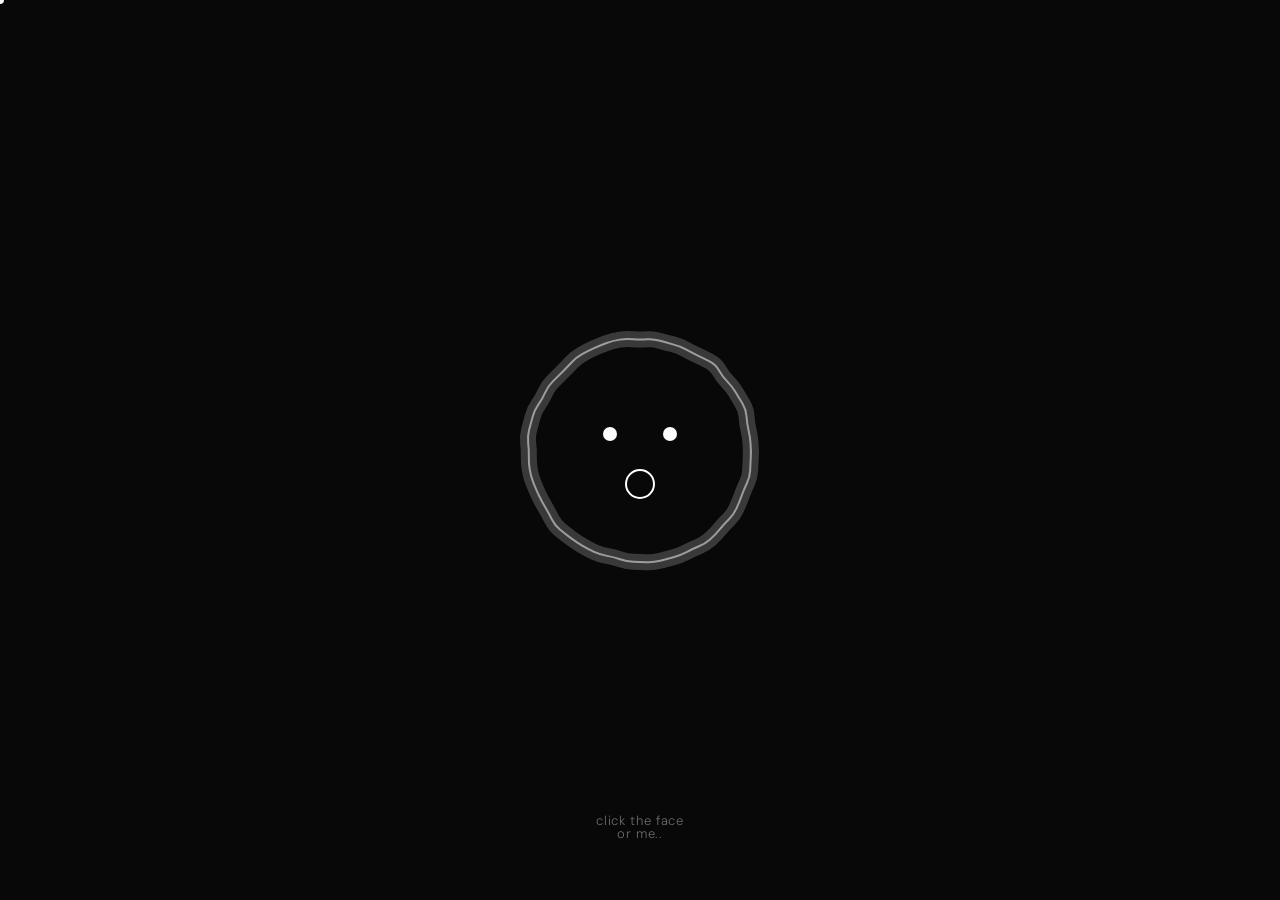
<file: index.html>
<!DOCTYPE html>
<html lang="en">
<head>
  <link rel="icon" type="image/png" href="images/logo.png">
  <meta charset="UTF-8" />
  <meta name="viewport" content="width=device-width, initial-scale=1.0"/>
  <title>rescisty</title>
  <link rel="preconnect" href="https://fonts.googleapis.com">
  <link href="https://fonts.googleapis.com/css2?family=DM+Sans:wght@300;400&display=swap" rel="stylesheet">
  <style>
    * { 
      margin: 0; 
      padding: 0; 
      box-sizing: border-box; 
      cursor: none !important; 
    }

    body {
      background: #080808;
      width: 100vw;
      height: 100vh;
      overflow: hidden;
      font-family: 'DM Sans', sans-serif;
      cursor: none !important;
    }

    #custom-cursor {
      position: fixed;
      width: 8px;
      height: 8px;
      background: white;
      border-radius: 50%;
      pointer-events: none;
      z-index: 9999;
      transform: translate(-50%, -50%);
      mix-blend-mode: difference;
      transition: transform 0.1s;
    }

    #custom-cursor.hovering {
      transform: translate(-50%, -50%) scale(2);
    }

    canvas {
      display: block;
      position: fixed;
      top: 0;
      left: 0;
    }

    #door-overlay {
      position: fixed;
      inset: 0;
      z-index: 1000;
      pointer-events: none;
      display: flex;
    }

    #door-left, #door-right {
      width: 50%;
      height: 100%;
      background: #080808;
      transition: transform 1.1s cubic-bezier(0.76, 0, 0.24, 1);
    }

    #door-overlay.open #door-left {
      transform: translateX(-100%);
    }

    #door-overlay.open #door-right {
      transform: translateX(100%);
    }

    #click-hint {
      position: fixed;
      bottom: 60px;
      left: 50%;
      transform: translateX(-50%);
      background: none;
      border: none;
      color: rgba(255, 255, 255, 0.4);
      padding: 0;
      font-size: 13px;
      font-weight: 300;
      font-family: 'DM Sans', sans-serif;
      letter-spacing: 0.05em;
      line-height: 1;
      cursor: pointer;
      z-index: 100;
      transition: color 0.3s ease;
      pointer-events: auto;
    }

    #click-hint:hover {
      color: rgba(255, 255, 255, 0.7);
    }

    @keyframes pulse-hint {
      0%, 100% { opacity: 0.4; }
      50% { opacity: 0.6; }
    }

    #click-hint {
      animation: pulse-hint 3s ease-in-out infinite;
    }
  </style>
</head>
<body>

  <div id="custom-cursor"></div>
  <canvas id="mainCanvas"></canvas>
  
  <button id="click-hint">click the face<br>
  or me..</button>

  <div id="door-overlay" class="open">
    <div id="door-left"></div>
    <div id="door-right"></div>
  </div>

  <script>
    window.addEventListener('load', function() {
      const canvas = document.getElementById('mainCanvas');
      const ctx = canvas.getContext('2d');
      const cursor = document.getElementById('custom-cursor');

      // Ensure canvas takes full viewport
      canvas.width = window.innerWidth;
      canvas.height = window.innerHeight;

      let W = canvas.width;
      let H = canvas.height;
      let cx = W / 2;
      let cy = H / 2;

      let mouseX = cx;
      let mouseY = cy;
      let smoothX = cx;
      let smoothY = cy;
      let time = 0;

      window.addEventListener('resize', () => {
        canvas.width = window.innerWidth;
        canvas.height = window.innerHeight;
        W = canvas.width;
        H = canvas.height;
        cx = W / 2;
        cy = H / 2;
      });

      document.addEventListener('mousemove', (e) => {
        mouseX = e.clientX;
        mouseY = e.clientY;
        cursor.style.left = mouseX + 'px';
        cursor.style.top = mouseY + 'px';
      });

      // Blob points
      const POINTS = 52;
      const RADIUS_X = 112;
      const RADIUS_Y = 112;

      const blobPoints = [];
      for (let i = 0; i < POINTS; i++) {
        blobPoints.push({
          angle: (i / POINTS) * Math.PI * 2,
          phase: Math.random() * Math.PI * 2,
          speed: 0.008 + Math.random() * 0.006
        });
      }

      function getPoint(pt, normalX, normalY) {
        const cos = Math.cos(pt.angle);
        const sin = Math.sin(pt.angle);
        const wave = Math.sin(pt.phase + time) * 1.5 + Math.sin(pt.phase * 1.7 + time * 0.6);
        const dot = cos * normalX + sin * normalY;
        const push = Math.max(0, dot) * 10;
        const r = RADIUS_X + wave + push * 0.4;

        return {
          x: cx + cos * r,
          y: cy + sin * r
        };
      }

      function draw() {
        // Clear completely
        ctx.clearRect(0, 0, W, H);
        
        // Fill background
        ctx.fillStyle = '#080808';
        ctx.fillRect(0, 0, W, H);

        const normX = Math.max(-1, Math.min(1, (smoothX - cx) / (W * 0.5)));
        const normY = Math.max(-1, Math.min(1, (smoothY - cy) / (H * 0.5)));

        // Blob outline
        const firstPt = getPoint(blobPoints[0], normX, normY);
        ctx.beginPath();
        ctx.moveTo(firstPt.x, firstPt.y);

        for (let i = 0; i <= POINTS; i++) {
          const curr = getPoint(blobPoints[i % POINTS], normX, normY);
          const next = getPoint(blobPoints[(i + 1) % POINTS], normX, normY);
          ctx.quadraticCurveTo(curr.x, curr.y, (curr.x + next.x) / 2, (curr.y + next.y) / 2);
        }
        ctx.closePath();

        ctx.strokeStyle = 'rgba(255, 255, 255, 0.2)';
        ctx.lineWidth = 16;
        ctx.stroke();

        ctx.strokeStyle = 'rgba(255, 255, 255, 0.5)';
        ctx.lineWidth = 2;
        ctx.stroke();

        // Eyes
        const shortX = Math.sqrt(1 - normX * normX * 0.6);
        const shortY = Math.sqrt(1 - normY * normY * 0.4);
        const lookX = normX * 38;
        const lookY = normY * 22;

        const eyeLeft = cx + (-30 * shortX) + lookX;
        const eyeRight = cx + (30 * shortX) + lookX;
        const eyeY = cy + (-16 * shortY) + lookY;

        const leftRadius = Math.max(3, 7 + normX * 1.5);
        const rightRadius = Math.max(3, 7 + normX * -1.5);

        ctx.fillStyle = 'white';
        ctx.beginPath();
        ctx.arc(eyeLeft, eyeY, leftRadius, 0, Math.PI * 2);
        ctx.fill();

        ctx.beginPath();
        ctx.arc(eyeRight, eyeY, rightRadius, 0, Math.PI * 2);
        ctx.fill();

        // Mouth
        const mouthX = cx + lookX * 0.8;
        const mouthY = cy + (34 * shortY) + lookY * 0.7;
        const mouthW = 14 * shortX;
        const mouthH = 14 + Math.abs(normX) * 10 + Math.abs(normY) * 6;

        ctx.strokeStyle = 'white';
        ctx.lineWidth = 2;
        ctx.beginPath();
        ctx.ellipse(mouthX, mouthY, mouthW, mouthH, 0, 0, Math.PI * 2);
        ctx.stroke();
      }

      function update() {
        time += 0.018;
        
        for (let pt of blobPoints) {
          pt.phase += pt.speed;
        }

        smoothX += (mouseX - smoothX) * 0.07;
        smoothY += (mouseY - smoothY) * 0.07;

        draw();
        requestAnimationFrame(update);
      }

      document.addEventListener('click', (e) => {
        const dx = e.clientX - cx;
        const dy = e.clientY - cy;
        const dist = (dx * dx) / (RADIUS_X ** 2) + (dy * dy) / (RADIUS_Y ** 2);

        if (dist <= 1.1) {
          document.getElementById('door-overlay').classList.remove('open');
          setTimeout(() => {
            window.location.href = 'home.html';
            history.pushState({}, '', 'home.html');
          }, 1100);
        }
      });

      // Click hint button
      document.getElementById('click-hint').addEventListener('click', () => {
        document.getElementById('door-overlay').classList.remove('open');
        setTimeout(() => {
          window.location.href = 'home.html';
          history.pushState({}, '', 'home.html');
        }, 1100);
      });

      // Draw first frame immediately, then start loop
      draw();
      update();

      // Ensure doors start open and handle back button navigation
      function openDoors() {
        document.getElementById('door-overlay').classList.add('open');
      }
      
      // Open doors immediately
      openDoors();
      
      // Also handle visibility changes (back button)
      document.addEventListener('visibilitychange', () => {
        if (!document.hidden) {
          openDoors();
        }
      });

      // bfcache fix — browser back button restores page with doors closed
      window.addEventListener('pageshow', function(event) {
        if (event.persisted) {
          openDoors();
        }
      });

      // Reset overlay state on page load (after popstate navigation)
      window.addEventListener('load', openDoors);
    });
  </script>

</body>
</html>
</file>
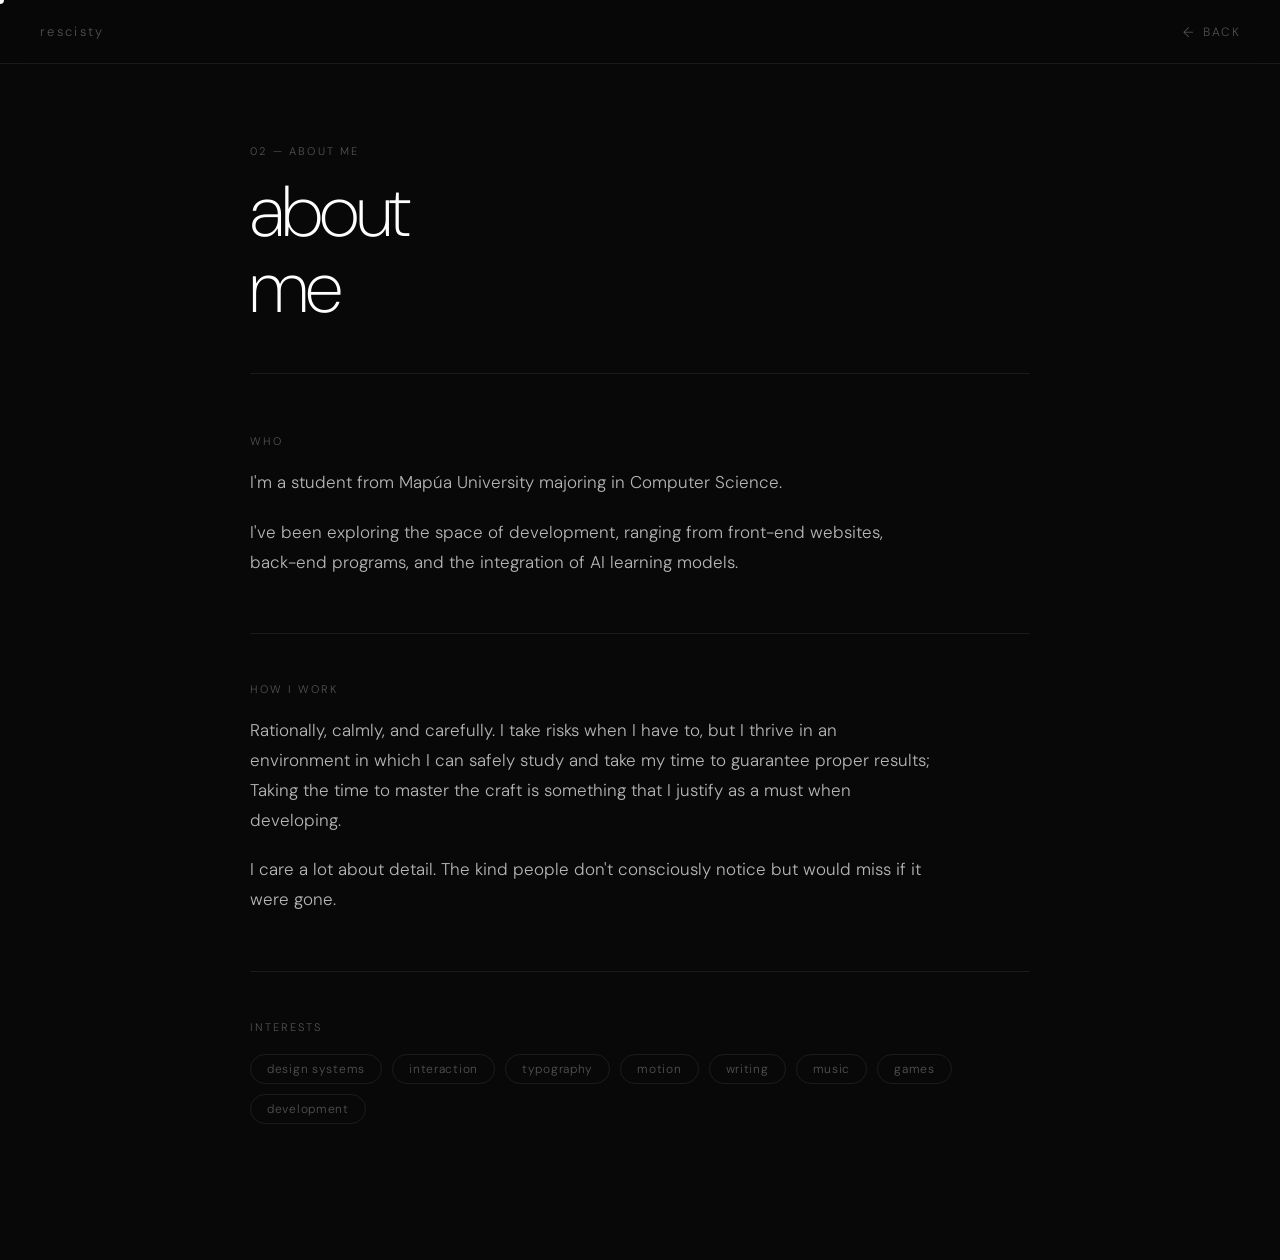
<file: about.html>
<!DOCTYPE html>
<html lang="en">
<head>
  <link rel="icon" type="image/png" href="images/logo.png">
  <meta charset="UTF-8"/>
  <meta name="viewport" content="width=device-width, initial-scale=1.0"/>
  <title>rescisty — about me</title>
  <link rel="preconnect" href="https://fonts.googleapis.com">
  <link href="https://fonts.googleapis.com/css2?family=DM+Sans:ital,wght@0,200;0,300;0,400;1,200&display=swap" rel="stylesheet">
  <link rel="stylesheet" href="shared-page.css">
</head>
<body>
  <div id="custom-cursor"></div>
  <div id="page-transition"></div>

  <header id="topbar">
    <a class="wordmark" href="home.html">rescisty</a>
    <a id="back-btn" href="home.html">back</a>
  </header>

  <main id="page-content">
    <div class="page-header">
      <p class="page-label">02 — about me</p>
      <h1 class="page-title">about<br>me</h1>
    </div>

    <div class="section">
      <p class="section-label">who</p>
      <div class="body-text">
        <p>I'm a student from Mapúa University majoring in Computer Science.</p>
        <p>I've been exploring the space of development, ranging from front-end websites, back-end programs, and the integration of AI learning models.</p>
      </div>
    </div>

    <hr class="divider">

    <div class="section">
      <p class="section-label">how I work</p>
      <div class="body-text">
        <p>Rationally, calmly, and carefully. I take risks when I have to, but I thrive in an environment in which I can safely study and take my time to guarantee proper results; Taking the time to master the craft is something that I justify as a must when developing.</p>
        <p>I care a lot about detail. The kind people don't consciously notice but would miss if it were gone.</p>
      </div>
    </div>

    <hr class="divider">

    <div class="section">
      <p class="section-label">interests</p>
      <div class="tags">
        <span class="tag">design systems</span>
        <span class="tag">interaction</span>
        <span class="tag">typography</span>
        <span class="tag">motion</span>
        <span class="tag">writing</span>
        <span class="tag">music</span>
        <span class="tag">games</span>
        <span class="tag">development</span>
      </div>
    </div>
  </main>

  <script>
    const cursor = document.getElementById('custom-cursor');
    window.addEventListener('mousemove', e => {
      cursor.style.left = e.clientX + 'px';
      cursor.style.top = e.clientY + 'px';
    });

    // Cursor expansion on hover for interactive elements
    const interactiveElements = document.querySelectorAll('#back-btn, .wordmark');
    interactiveElements.forEach(el => {
      el.addEventListener('mouseenter', () => cursor.classList.add('hovering'));
      el.addEventListener('mouseleave', () => cursor.classList.remove('hovering'));
    });

    // Mark this page as visited
    const readItems = new Set(JSON.parse(localStorage.getItem('readItems') || '[]'));
    readItems.add('about');
    localStorage.setItem('readItems', JSON.stringify([...readItems]));

    // Entrance reveal - add immediately and on visibility change
    function revealPage() {
      document.getElementById('page-transition').classList.add('reveal');
    }
    
    // Reveal on load
    window.addEventListener('load', revealPage);
    
    // Also reveal if page becomes visible (handles back button)
    document.addEventListener('visibilitychange', () => {
      if (!document.hidden) {
        revealPage();
      }
    });
    
    // Reveal immediately in case it's already loaded
    revealPage();

    // THE CHROMIUM/OPERA FIX
    window.addEventListener('pageshow', function(event) {
      const navEntries = performance.getEntriesByType("navigation");
      const isBackNavigation = navEntries.length > 0 && navEntries[0].type === "back_forward";

      if (event.persisted || isBackNavigation) {
        revealPage(); // Forces the black screen to lift
      }
    });

    document.getElementById('back-btn').addEventListener('click', function(e) {
      e.preventDefault();
      document.getElementById('page-transition').classList.remove('reveal');
      setTimeout(() => window.location.href = 'home.html', 700);
    });

    document.querySelector('.wordmark').addEventListener('click', function(e) {
      e.preventDefault();
      document.getElementById('page-transition').classList.remove('reveal');
      setTimeout(() => window.location.href = 'home.html', 700);
    });
  </script>
</body>
</html>
</file>
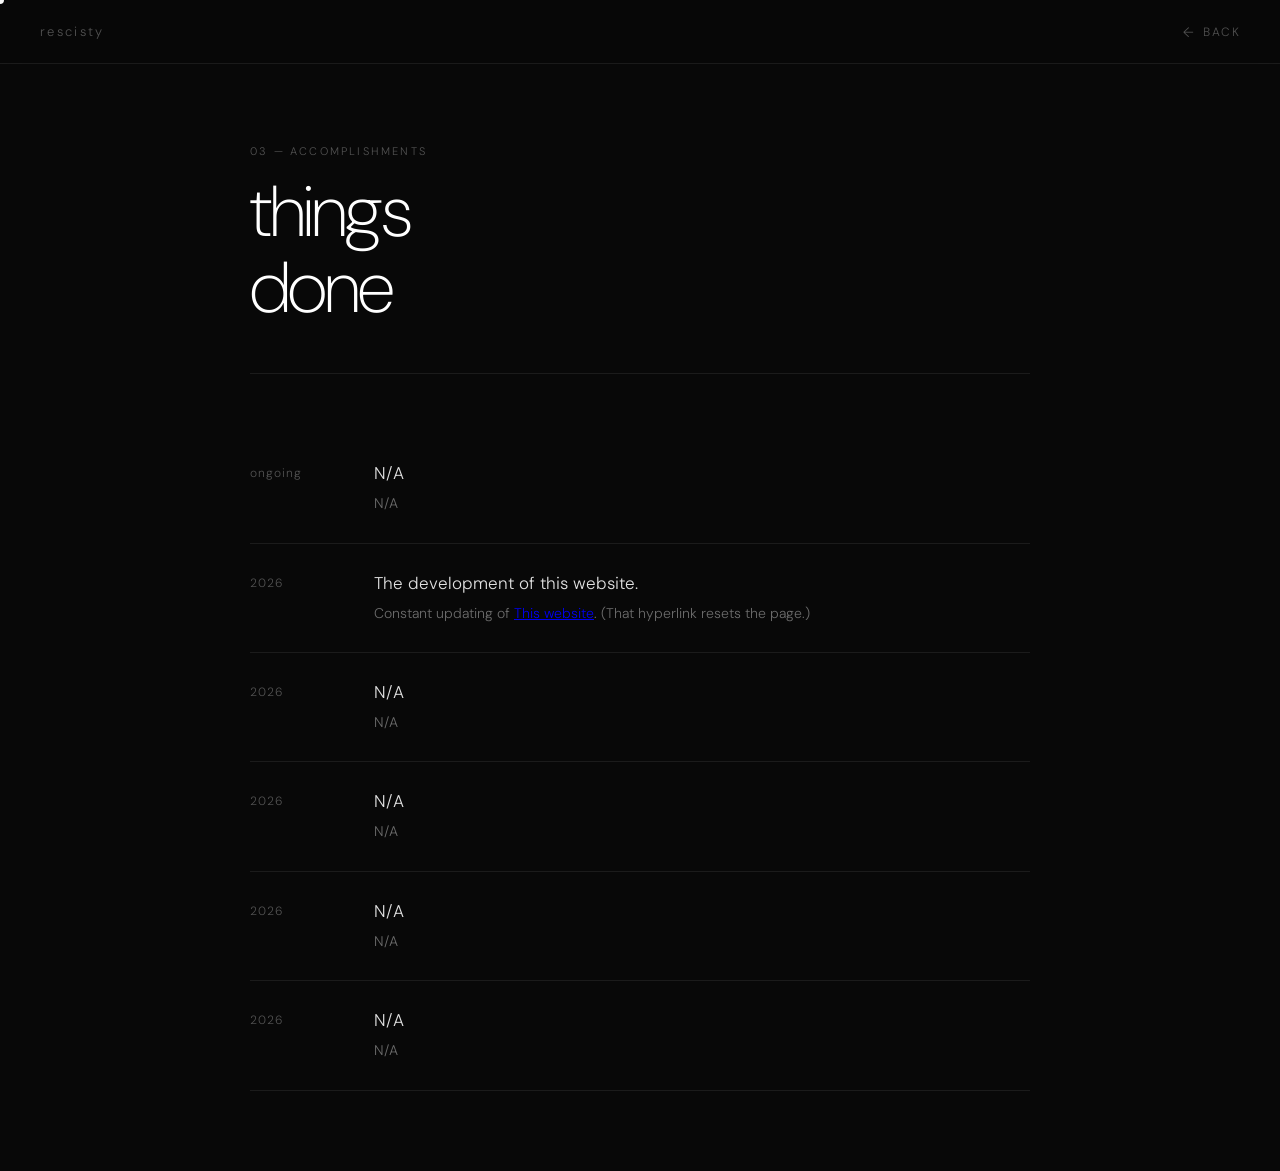
<file: accomplishments.html>
<!DOCTYPE html>
<html lang="en">
<head>
  <link rel="icon" type="image/png" href="images/logo.png">
  <meta charset="UTF-8"/>
  <meta name="viewport" content="width=device-width, initial-scale=1.0"/>
  <title>rescisty — accomplishments</title>
  <link rel="preconnect" href="https://fonts.googleapis.com">
  <link href="https://fonts.googleapis.com/css2?family=DM+Sans:ital,wght@0,200;0,300;0,400;1,200&display=swap" rel="stylesheet">
  <link rel="stylesheet" href="shared-page.css">
  <style>
    *, *::before, *::after { 
        margin: 0; 
        padding: 0; 
        box-sizing: border-box; 
        cursor: none !important; 
    }
    .entry {
      animation-delay: calc(0.08s * var(--i));
    }
  </style>
</head>
<body>
  <div id="custom-cursor"></div>
  <div id="page-transition"></div>

  <header id="topbar">
    <a class="wordmark" href="home.html">rescisty</a>
    <a id="back-btn" href="home.html">back</a>
  </header>

  <main id="page-content">
    <div class="page-header">
      <p class="page-label">03 — accomplishments</p>
      <h1 class="page-title">things<br>done</h1>
    </div>

    <div class="entry-list">

      <div class="entry" style="--i:1">
        <span class="entry-year">ongoing</span>
        <div>
          <p class="entry-title">N/A</p>
          <p class="entry-desc">N/A</p>
        </div>
      </div>

      <div class="entry" style="--i:2">
        <span class="entry-year">2026</span>
        <div>
          <p class="entry-title">The development of this website.</p>
          <p class="entry-desc">Constant updating of <a href="https://rescisty.github.io">This website</a>. (That hyperlink resets the page.)</p>
        </div>
      </div>

      <div class="entry" style="--i:3">
        <span class="entry-year">2026</span>
        <div>
          <p class="entry-title">N/A</p>
          <p class="entry-desc">N/A</p>
        </div>
      </div>

      <div class="entry" style="--i:4">
        <span class="entry-year">2026</span>
        <div>
          <p class="entry-title">N/A</p>
          <p class="entry-desc">N/A</p>
        </div>
      </div>

      <div class="entry" style="--i:5">
        <span class="entry-year">2026</span>
        <div>
          <p class="entry-title">N/A</p>
          <p class="entry-desc">N/A</p>
        </div>
      </div>

      <div class="entry" style="--i:6">
        <span class="entry-year">2026</span>
        <div>
          <p class="entry-title">N/A</p>
          <p class="entry-desc">N/A</p>
        </div>
      </div>

    </div>
  </main>

  <script>
    // Mark this page as visited
    const readItems = new Set(JSON.parse(localStorage.getItem('readItems') || '[]'));
    readItems.add('accomplishments');
    localStorage.setItem('readItems', JSON.stringify([...readItems]));

    const cursor = document.getElementById('custom-cursor');
    window.addEventListener('mousemove', e => {
      cursor.style.left = e.clientX + 'px';
      cursor.style.top = e.clientY + 'px';
    });

    // Cursor expansion on hover for interactive elements
    const interactiveElements = document.querySelectorAll('#back-btn, .wordmark');
    interactiveElements.forEach(el => {
      el.addEventListener('mouseenter', () => cursor.classList.add('hovering'));
      el.addEventListener('mouseleave', () => cursor.classList.remove('hovering'));
    });

    // Entrance reveal - add immediately and on visibility change
    function revealPage() {
      document.getElementById('page-transition').classList.add('reveal');
    }
    
    // Reveal on load
    window.addEventListener('load', revealPage);
    
    // Also reveal if page becomes visible (handles back button)
    document.addEventListener('visibilitychange', () => {
      if (!document.hidden) {
        revealPage();
      }
    });
    
    // Reveal immediately in case it's already loaded
    revealPage();

    // THE CHROMIUM/OPERA FIX
    window.addEventListener('pageshow', function(event) {
      const navEntries = performance.getEntriesByType("navigation");
      const isBackNavigation = navEntries.length > 0 && navEntries[0].type === "back_forward";

      if (event.persisted || isBackNavigation) {
        revealPage(); // Forces the black screen to lift
      }
    });

    document.getElementById('back-btn').addEventListener('click', function(e) {
      e.preventDefault();
      document.getElementById('page-transition').classList.remove('reveal');
      setTimeout(() => window.location.href = 'home.html', 700);
    });

    document.querySelector('.wordmark').addEventListener('click', function(e) {
      e.preventDefault();
      document.getElementById('page-transition').classList.remove('reveal');
      setTimeout(() => window.location.href = 'home.html', 700);
    });
  </script>
</body>
</html>
</file>
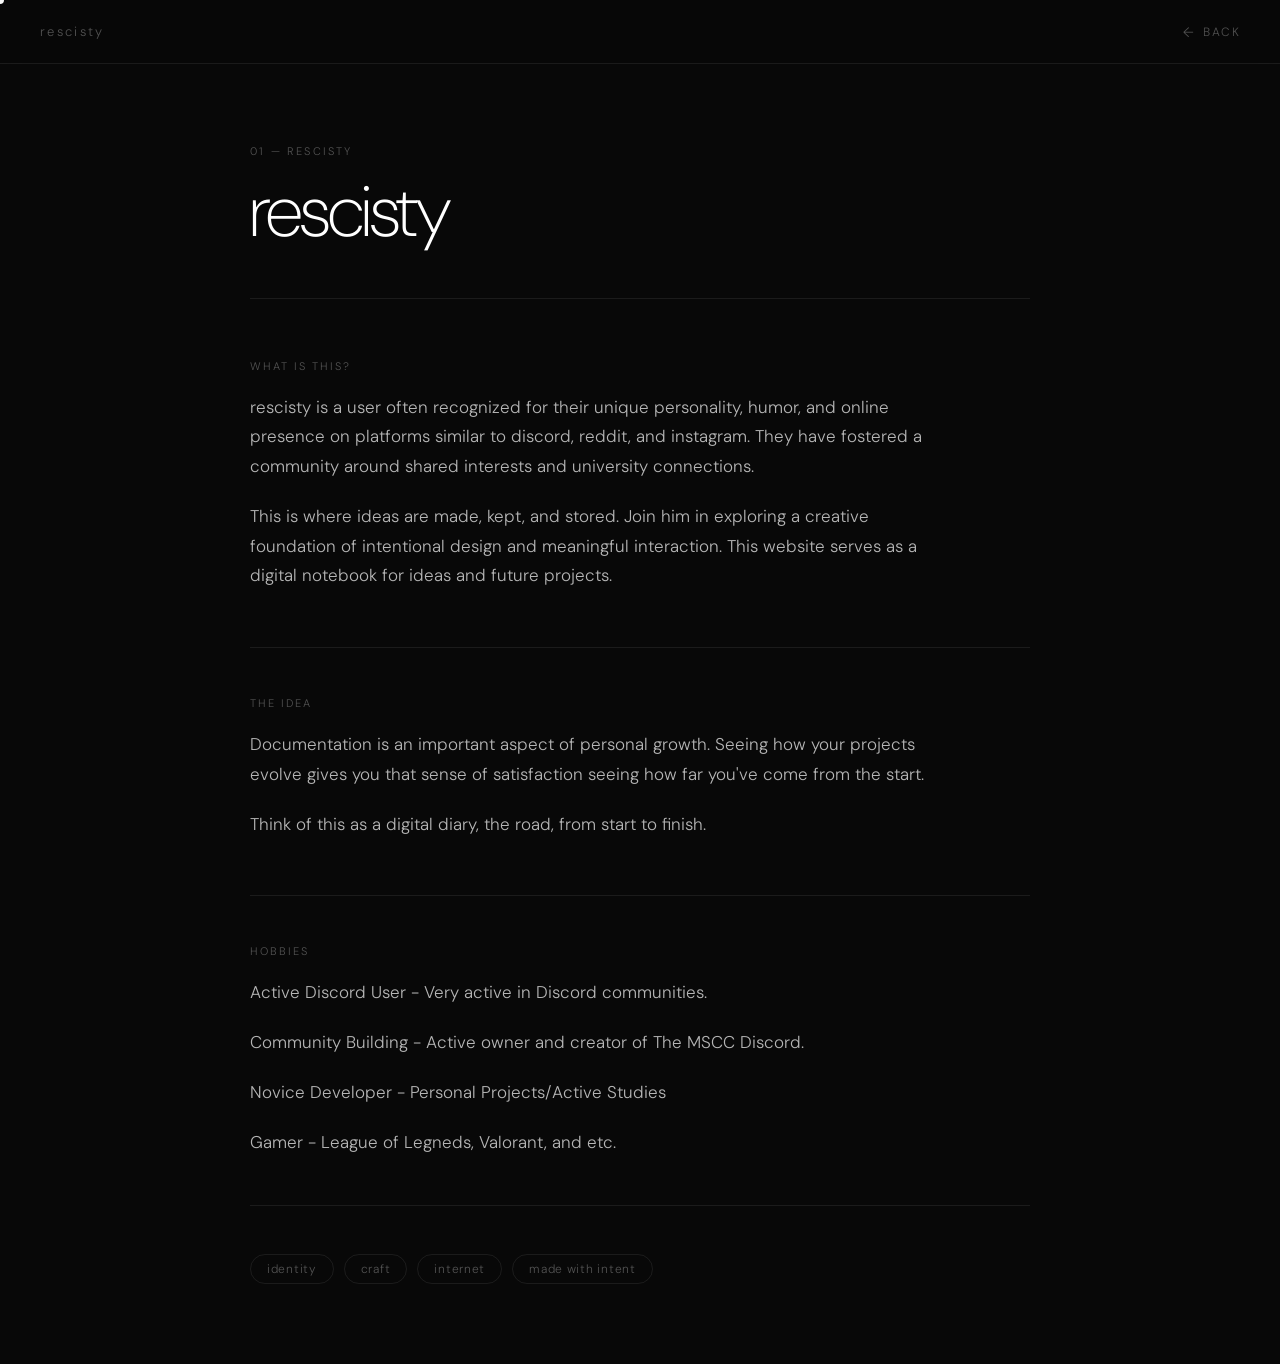
<file: rescisty.html>
<!DOCTYPE html>
  <html lang="en">
  <head>
    <link rel="icon" type="image/png" href="images/logo.png">
    <meta charset="UTF-8"/>
    <meta name="viewport" content="width=device-width, initial-scale=1.0"/>
    <title>rescisty — rescisty</title>
    <link rel="preconnect" href="https://fonts.googleapis.com">
    <link href="https://fonts.googleapis.com/css2?family=DM+Sans:ital,wght@0,200;0,300;0,400;1,200&display=swap" rel="stylesheet">
    <link rel="stylesheet" href="shared-page.css">
  </head>
  <body>


    <div id="custom-cursor"></div>
    <div id="page-transition"></div>

    <header id="topbar">
      <a class="wordmark" href="home.html">rescisty</a>
      <a id="back-btn" href="home.html">back</a>
    </header>

    <main id="page-content">
      <div class="page-header">
        <p class="page-label">01 — rescisty</p>
        <h1 class="page-title">rescisty</h1>
      </div>

      <div class="section">
        <p class="section-label">what is this?</p>
        <div class="body-text">
          <p>rescisty is a user often recognized for their unique personality, humor, and online presence on platforms similar to discord, reddit, and instagram. They have fostered a community around shared interests and university connections.</p>
          <p>This is where ideas are made, kept, and stored. Join him in exploring a creative foundation of intentional design and meaningful interaction. This website serves as a digital notebook for ideas and future projects.</p>
        </div>
      </div>

      <hr class="divider">

      <div class="section">
        <p class="section-label">the idea</p>
        <div class="body-text">
          <p>Documentation is an important aspect of personal growth. Seeing how your projects evolve gives you that sense of satisfaction seeing how far you've come from the start.</p>
          <p>Think of this as a digital diary, the road, from start to finish.</p>
        </div>
      </div>

          <hr class="divider">
      
      <div class="accomplishments">
        <p class="section-label">hobbies</p>
        <div class="body-text">
          <p>Active Discord User - Very active in Discord communities.</p>
          <p>Community Building - Active owner and creator of The MSCC Discord.
          <p>Novice Developer - Personal Projects/Active Studies</p>
          <p>Gamer - League of Legneds, Valorant, and etc.</p>
        </div>
      </div>

      <hr class ="divider">

      <div class="tags">
        <span class="tag">identity</span>
        <span class="tag">craft</span>
        <span class="tag">internet</span>
        <span class="tag">made with intent</span>
      </div>
    </main>

    <script>
      // Mark this page as visited
      const readItems = new Set(JSON.parse(localStorage.getItem('readItems') || '[]'));
      readItems.add('rescisty');
      localStorage.setItem('readItems', JSON.stringify([...readItems]));

      const cursor = document.getElementById('custom-cursor');
      window.addEventListener('mousemove', e => {
        cursor.style.left = e.clientX + 'px';
        cursor.style.top = e.clientY + 'px';
      });

      // Cursor expansion on hover for interactive elements
      const interactiveElements = document.querySelectorAll('#back-btn, .wordmark');
      interactiveElements.forEach(el => {
        el.addEventListener('mouseenter', () => cursor.classList.add('hovering'));
        el.addEventListener('mouseleave', () => cursor.classList.remove('hovering'));
      });

      // Entrance reveal - add immediately and on visibility change
      function revealPage() {
        document.getElementById('page-transition').classList.add('reveal');
      }
      
      // Reveal on load
      window.addEventListener('load', revealPage);
      
      // Also reveal if page becomes visible (handles back button)
      document.addEventListener('visibilitychange', () => {
        if (!document.hidden) {
          revealPage();
        }
      });
      
      // Reveal immediately in case it's already loaded
      revealPage();

// THE CHROMIUM/OPERA FIX
    window.addEventListener('pageshow', function(event) {
      const navEntries = performance.getEntriesByType("navigation");
      const isBackNavigation = navEntries.length > 0 && navEntries[0].type === "back_forward";

      if (event.persisted || isBackNavigation) {
        revealPage(); // Forces the black screen to lift
        }
      });

      // Back button transition
      document.getElementById('back-btn').addEventListener('click', function(e) {
        e.preventDefault();
        document.getElementById('page-transition').classList.remove('reveal');
        setTimeout(() => window.location.href = 'home.html', 700);
      });

      document.querySelector('.wordmark').addEventListener('click', function(e) {
        e.preventDefault();
        document.getElementById('page-transition').classList.remove('reveal');
        setTimeout(() => window.location.href = 'home.html', 700);
      });
    </script>
  </body>
  </html>
</file>
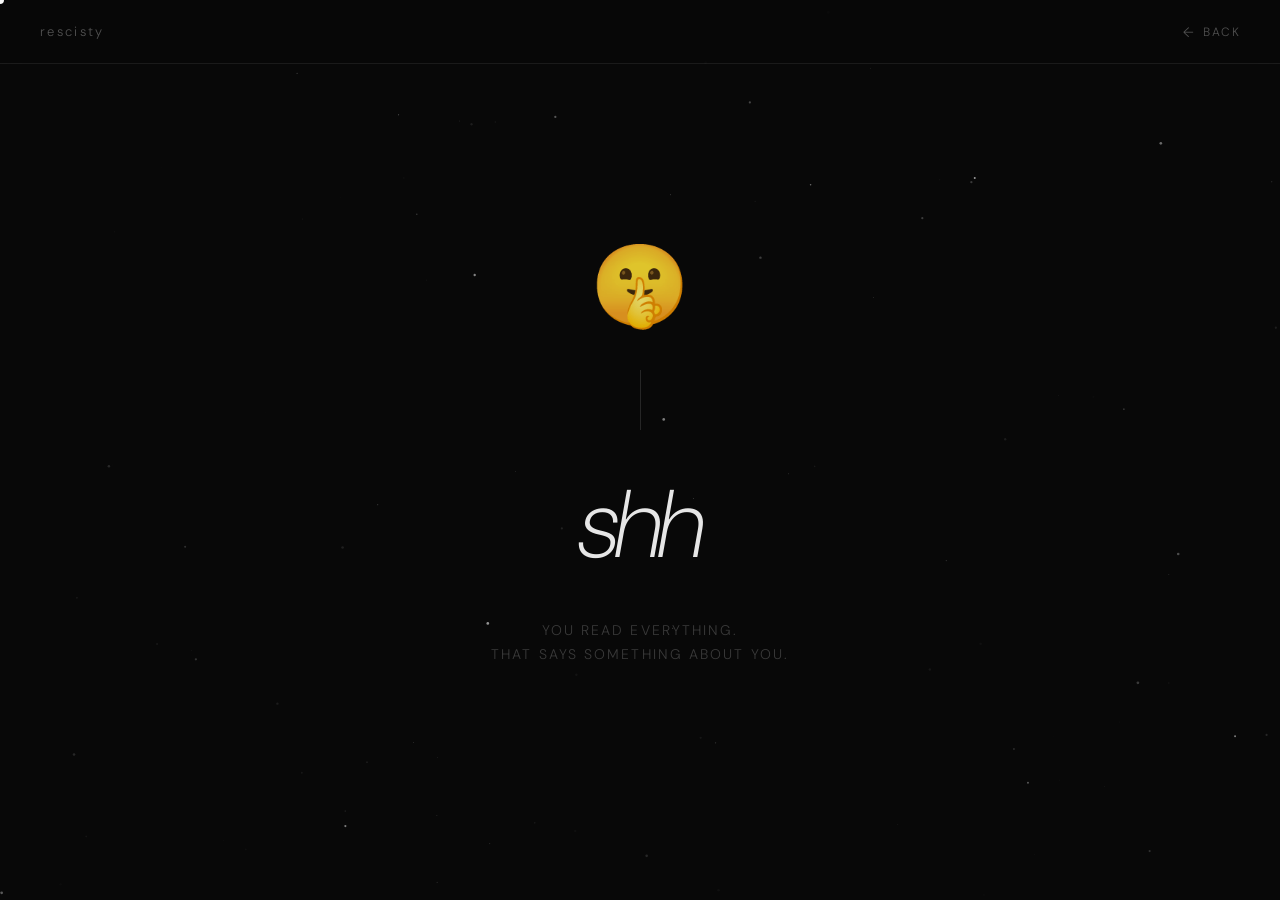
<file: secret.html>
<!DOCTYPE html>
<html lang="en">
<head>
  <link rel="icon" type="image/png" href="images/logo.png">
  <meta charset="UTF-8"/>
  <meta name="viewport" content="width=device-width, initial-scale=1.0"/>
  <title>rescisty — 🤫</title>
  <link rel="preconnect" href="https://fonts.googleapis.com">
  <link href="https://fonts.googleapis.com/css2?family=DM+Sans:ital,wght@0,200;0,300;0,400;1,200&display=swap" rel="stylesheet">
  <link rel="stylesheet" href="shared-page.css">
  <style>
  *, *::before, *::after { 
      margin: 0; 
      padding: 0; 
      box-sizing: border-box; 
      cursor: none !important; 
  }
    body { overflow: hidden; }

    #secret-content {
      position: fixed;
      inset: 0;
      display: flex;
      flex-direction: column;
      align-items: center;
      justify-content: center;
      gap: 32px;
      text-align: center;
      padding: 40px;
    }

    .shh-emoji {
      font-size: 80px;
      animation: floatBob 4s ease-in-out infinite;
      display: block;
    }

    @keyframes floatBob {
      0%, 100% { transform: translateY(0); }
      50% { transform: translateY(-12px); }
    }

    .shh-title {
      font-size: clamp(48px, 8vw, 96px);
      font-weight: 200;
      letter-spacing: -0.04em;
      color: rgba(255,255,255,0.9);
      font-style: italic;
    }

    .shh-sub {
      font-size: 14px;
      font-weight: 300;
      letter-spacing: 0.15em;
      text-transform: uppercase;
      color: rgba(255,255,255,0.2);
      max-width: 320px;
      line-height: 1.7;
    }

    /* Starfield bg */
    #stars {
      position: fixed;
      inset: 0;
      z-index: 0;
      pointer-events: none;
    }

    #secret-content {
      z-index: 10;
    }

    #topbar { z-index: 20; }

    .secret-line {
      width: 1px;
      height: 60px;
      background: rgba(255,255,255,0.12);
      margin: 0 auto;
    }

    /* Staggered entrance */
    .shh-emoji { animation-delay: 0.3s; }
    .shh-title {
      animation: fadeUp 0.9s cubic-bezier(0.4,0,0.2,1) 0.15s both;
    }
    .shh-sub {
      animation: fadeUp 0.9s cubic-bezier(0.4,0,0.2,1) 0.3s both;
    }
    .secret-line {
      animation: fadeUp 0.9s cubic-bezier(0.4,0,0.2,1) 0.45s both;
    }

    @keyframes fadeUp {
      from { opacity: 0; transform: translateY(20px); }
      to { opacity: 1; transform: translateY(0); }
    }
  </style>
</head>
<body>
  <div id="custom-cursor"></div>
  <div id="page-transition"></div>

  <canvas id="stars"></canvas>

  <header id="topbar">
    <a class="wordmark" href="home.html">rescisty</a>
    <a id="back-btn" href="home.html">back</a>
  </header>

  <div id="secret-content">
    <span class="shh-emoji">🤫</span>
    <div class="secret-line"></div>
    <h1 class="shh-title">shh</h1>
    <p class="shh-sub">you read everything.<br>that says something about you.</p>
  </div>

  <script>
    // CRITICAL: Check access IMMEDIATELY before any rendering
    (function() {
      const readItems = new Set(JSON.parse(localStorage.getItem('readItems') || '[]'));
      const hasAccess = readItems.has('rescisty') && readItems.has('about') && readItems.has('accomplishments');
      
      if (!hasAccess) {
        // Hide everything and redirect immediately
        document.documentElement.style.display = 'none';
        window.location.href = 'home.html';
        return;
      }
      
      // Access granted - show everything
      document.documentElement.style.display = 'block';
    })();

    // Cursor
    const cursor = document.getElementById('custom-cursor');
    window.addEventListener('mousemove', e => {
      cursor.style.left = e.clientX + 'px';
      cursor.style.top = e.clientY + 'px';
    });

    // Cursor expansion on hover for interactive elements
    const interactiveElements = document.querySelectorAll('#back-btn, .wordmark');
    interactiveElements.forEach(el => {
      el.addEventListener('mouseenter', () => cursor.classList.add('hovering'));
      el.addEventListener('mouseleave', () => cursor.classList.remove('hovering'));
    });

    // Entrance reveal - add immediately and on visibility change
    function revealPage() {
      document.getElementById('page-transition').classList.add('reveal');
    }
    
    // Reveal on load
    window.addEventListener('load', revealPage);
    
    // Also reveal if page becomes visible (handles back button)
    document.addEventListener('visibilitychange', () => {
      if (!document.hidden) {
        revealPage();
      }
    });
    
    // Reveal immediately in case it's already loaded
    revealPage();

    // THE CHROMIUM/OPERA FIX
    window.addEventListener('pageshow', function(event) {
      const navEntries = performance.getEntriesByType("navigation");
      const isBackNavigation = navEntries.length > 0 && navEntries[0].type === "back_forward";

      if (event.persisted || isBackNavigation) {
        revealPage(); // Forces the black screen to lift
      }
    });

    // Back
    document.getElementById('back-btn').addEventListener('click', function(e) {
      e.preventDefault();
      document.getElementById('page-transition').classList.remove('reveal');
      setTimeout(() => window.location.href = 'home.html', 700);
    });

    document.querySelector('.wordmark').addEventListener('click', function(e) {
      e.preventDefault();
      document.getElementById('page-transition').classList.remove('reveal');
      setTimeout(() => window.location.href = 'home.html', 700);
    });

    // Starfield
    const canvas = document.getElementById('stars');
    const ctx = canvas.getContext('2d');
    canvas.width = window.innerWidth;
    canvas.height = window.innerHeight;

    const stars = Array.from({ length: 120 }, () => ({
      x: Math.random() * canvas.width,
      y: Math.random() * canvas.height,
      r: Math.random() * 1.2 + 0.2,
      alpha: Math.random() * 0.5 + 0.1,
      speed: Math.random() * 0.3 + 0.05,
      twinkleOffset: Math.random() * Math.PI * 2
    }));

    let t = 0;
    function drawStars() {
      ctx.clearRect(0, 0, canvas.width, canvas.height);
      for (let s of stars) {
        const twinkle = 0.5 + 0.5 * Math.sin(t * s.speed + s.twinkleOffset);
        ctx.beginPath();
        ctx.arc(s.x, s.y, s.r, 0, Math.PI * 2);
        ctx.fillStyle = `rgba(255,255,255,${s.alpha * twinkle})`;
        ctx.fill();
      }
      t += 0.02;
      requestAnimationFrame(drawStars);
    }
    drawStars();

    window.addEventListener('resize', () => {
      canvas.width = window.innerWidth;
      canvas.height = window.innerHeight;
    });

    // Reset overlay state when using browser back button
    window.addEventListener('popstate', () => {
      document.getElementById('page-transition').classList.remove('go');
    });
  </script>
</body>
</html>
</file>
<file: shared-page.css>
/* shared-page.css */
*, *::before, *::after { 
  margin: 0; 
  padding: 0; 
  box-sizing: border-box; 
  cursor: none !important; 
}

:root {
  --bg: #080808;
  --text: rgba(255,255,255,0.88);
  --muted: rgba(255,255,255,0.3);
  --accent: #ffffff;
  --line: rgba(255,255,255,0.08);
}

body {
  background: var(--bg);
  color: var(--text);
  font-family: 'DM Sans', sans-serif;
  min-height: 100vh;
  cursor: none;
}

#custom-cursor {
  position: fixed;
  width: 8px;
  height: 8px;
  background: white;
  border-radius: 50%;
  pointer-events: none;
  z-index: 9999;
  transform: translate(-50%, -50%);
  mix-blend-mode: difference;
  transition: transform 0.15s;
}

#custom-cursor.hovering {
  transform: translate(-50%, -50%) scale(2);
}

/* Nav bar */
#topbar {
  position: fixed;
  top: 0;
  left: 0;
  right: 0;
  height: 64px;
  display: flex;
  align-items: center;
  padding: 0 40px;
  justify-content: space-between;
  z-index: 100;
  border-bottom: 1px solid var(--line);
  background: rgba(8,8,8,0.85);
  backdrop-filter: blur(12px);
}

#topbar .wordmark {
  font-size: 13px;
  font-weight: 300;
  letter-spacing: 0.18em;
  color: var(--muted);
  text-transform: lowercase;
  text-decoration: none;
}

#back-btn {
  font-size: 12px;
  letter-spacing: 0.12em;
  text-transform: uppercase;
  color: var(--muted);
  text-decoration: none;
  font-weight: 300;
  display: flex;
  align-items: center;
  gap: 8px;
  transition: color 0.2s;
  cursor: pointer;
}

#back-btn:hover { color: var(--text); }
#back-btn::before { content: '←'; font-size: 14px; }

/* Page content */
#page-content {
  padding-top: 64px;
  min-height: 100vh;
  max-width: 860px;
  margin: 0 auto;
  padding-left: 40px;
  padding-right: 40px;
  padding-bottom: 80px;
}

.page-header {
  padding: 80px 0 48px;
  border-bottom: 1px solid var(--line);
  margin-bottom: 60px;
}

.page-label {
  font-size: 11px;
  letter-spacing: 0.2em;
  text-transform: uppercase;
  color: var(--muted);
  margin-bottom: 16px;
  font-weight: 300;
}

.page-title {
  font-size: clamp(38px, 6vw, 72px);
  font-weight: 200;
  letter-spacing: -0.03em;
  line-height: 1.05;
  color: var(--accent);
}

.section {
  margin-bottom: 56px;
}

.section-label {
  font-size: 11px;
  letter-spacing: 0.18em;
  text-transform: uppercase;
  color: var(--muted);
  margin-bottom: 20px;
  font-weight: 300;
}

.body-text {
  font-size: 17px;
  font-weight: 300;
  line-height: 1.75;
  color: rgba(255,255,255,0.7);
  max-width: 680px;
}

.body-text p + p {
  margin-top: 20px;
}

/* Divider */
.divider {
  border: none;
  border-top: 1px solid var(--line);
  margin: 48px 0;
}

/* Tag chips */
.tags {
  display: flex;
  flex-wrap: wrap;
  gap: 10px;
  margin-top: 20px;
}

.tag {
  border: 1px solid var(--line);
  padding: 6px 16px;
  border-radius: 100px;
  font-size: 12px;
  font-weight: 300;
  letter-spacing: 0.06em;
  color: var(--muted);
}

/* Entry list for accomplishments */
.entry-list {
  display: flex;
  flex-direction: column;
  gap: 0;
}

.entry {
  display: grid;
  grid-template-columns: 100px 1fr;
  gap: 24px;
  padding: 28px 0;
  border-bottom: 1px solid var(--line);
}

.entry-year {
  font-size: 12px;
  font-weight: 300;
  color: var(--muted);
  letter-spacing: 0.08em;
  padding-top: 3px;
}

.entry-title {
  font-size: 17px;
  font-weight: 300;
  color: var(--text);
  margin-bottom: 8px;
}

.entry-desc {
  font-size: 14px;
  font-weight: 300;
  color: rgba(255,255,255,0.4);
  line-height: 1.6;
}

/* Entrance animation */
@keyframes fadeUp {
  from { opacity: 0; transform: translateY(24px); }
  to { opacity: 1; transform: translateY(0); }
}

.page-header, .section, .entry {
  animation: fadeUp 0.7s cubic-bezier(0.4, 0, 0.2, 1) both;
}

.page-header { animation-delay: 0.05s; }
.section:nth-child(1) { animation-delay: 0.12s; }
.section:nth-child(2) { animation-delay: 0.18s; }
.section:nth-child(3) { animation-delay: 0.24s; }

#page-transition {
  position: fixed;
  inset: 0;
  background: var(--bg);
  z-index: 1000;
  transform: translateY(0);
  transition: transform 0.7s cubic-bezier(0.76, 0, 0.24, 1);
}
#page-transition.reveal {
  transform: translateY(-100%);
}
</file>
